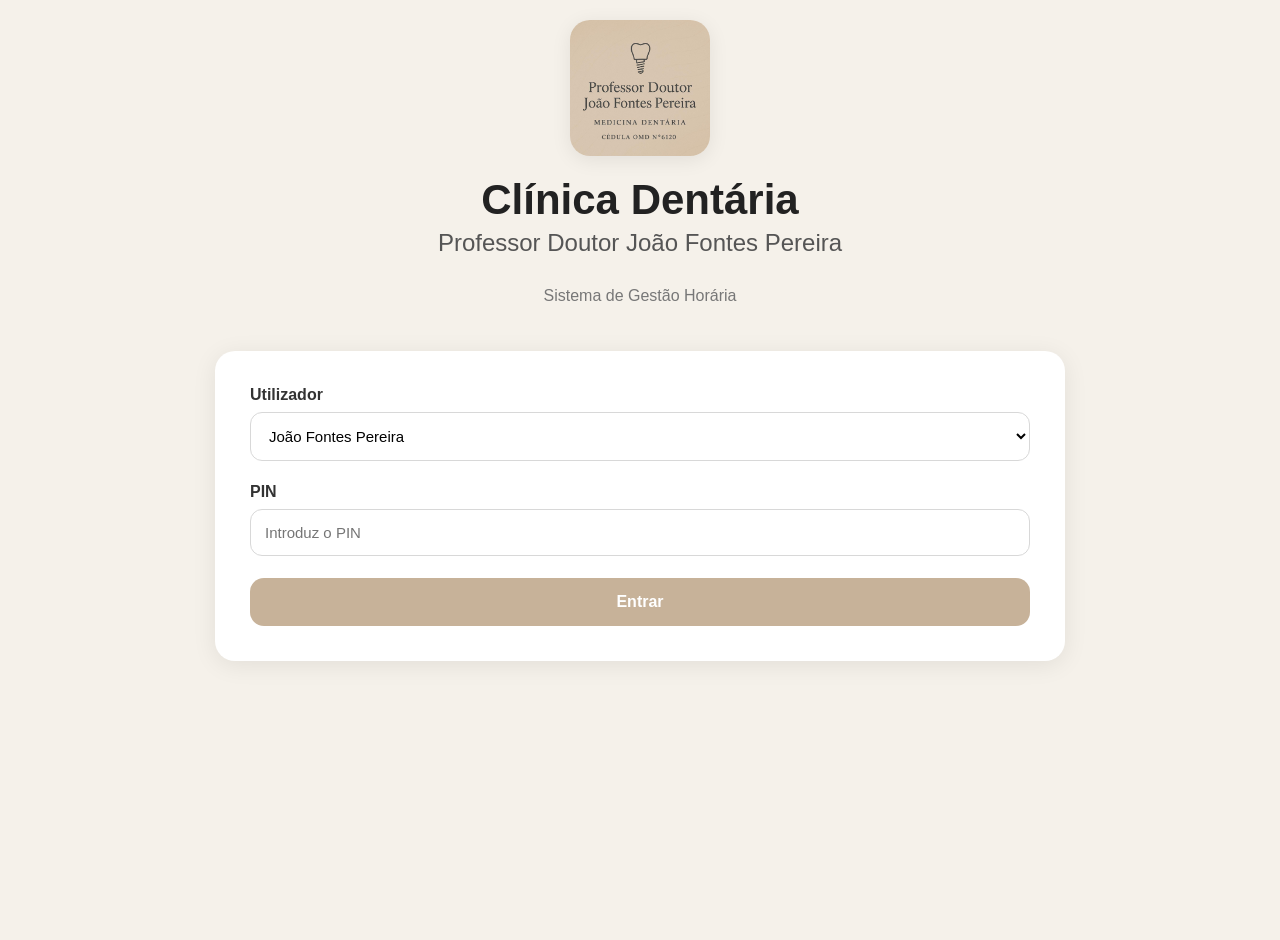
<file: index.html>
<!DOCTYPE html>
<html lang="pt">

<head>

    <meta charset="UTF-8">

    <meta name="viewport" content="width=device-width, initial-scale=1.0">

    <title>
        Clínica Dentária Professor Doutor João Fontes Pereira
    </title>

    <link rel="stylesheet" href="style.css">

</head>

<body>

    <div class="login-container">

        <img 
            src="logo.png?v=3"
            class="logo"
            alt="Logotipo Clínica Dentária"
        >

        <h1>
            Clínica Dentária
        </h1>

        <h2>
            Professor Doutor João Fontes Pereira
        </h2>

        <p>
            Sistema de Gestão Horária
        </p>

        <div class="login-box">

            <label>
                Utilizador
            </label>

            <select id="utilizador">

                <option>
                    João Fontes Pereira
                </option>

                <option>
                    Tânia Leite
                </option>

                <option>
                    Daniela Teixeira
                </option>

            </select>

            <label>
                PIN
            </label>

            <input 
                type="password" 
                id="pin"
                placeholder="Introduz o PIN"
            >

            <button onclick="login()">

                Entrar

            </button>

        </div>

    </div>

    <script src="script.js"></script>

</body>

</html>
</file>
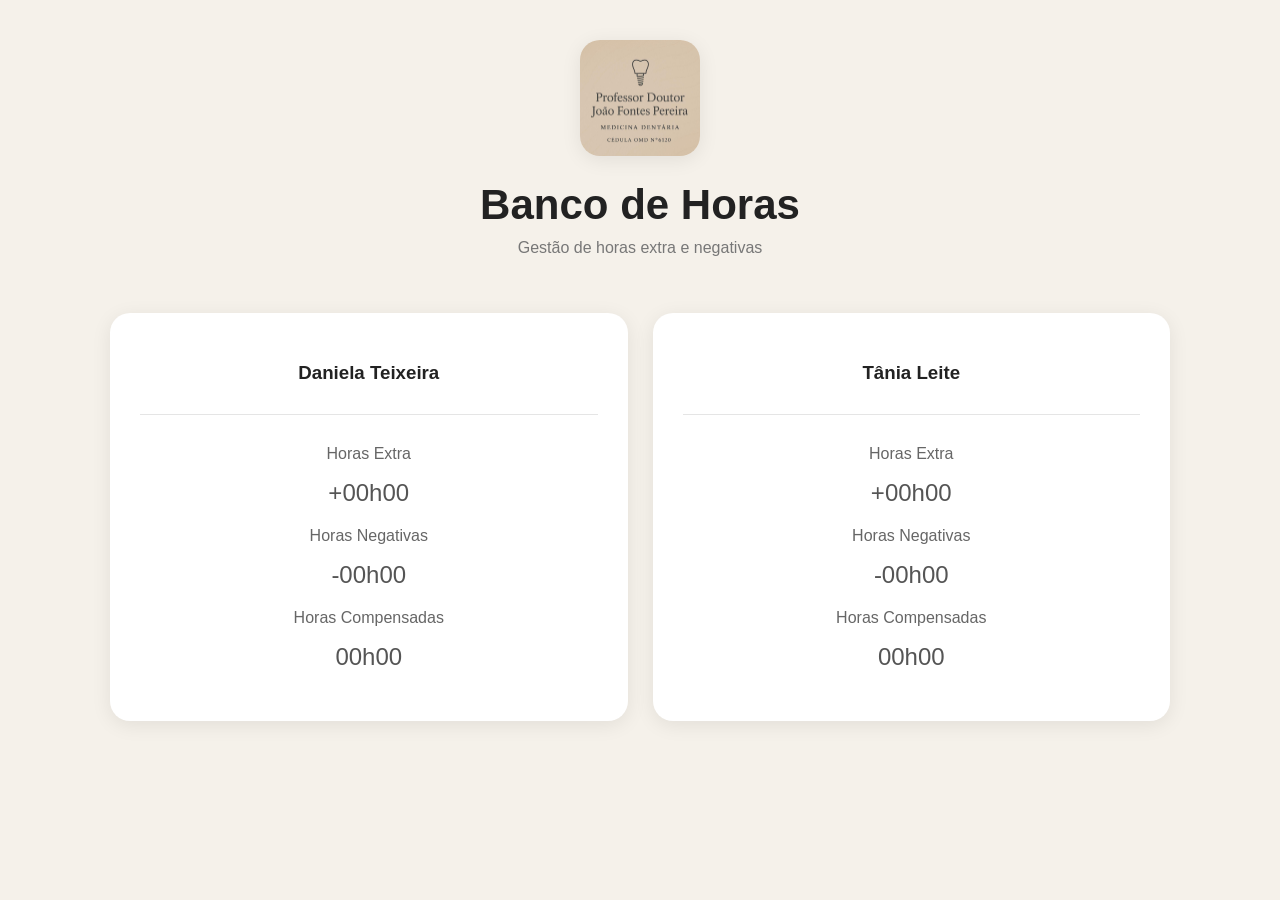
<file: banco.html>
<!DOCTYPE html>
<html lang="pt">

<head>

<meta charset="UTF-8">

<meta name="viewport" content="width=device-width, initial-scale=1.0">

<title>
Banco de Horas
</title>

<link rel="stylesheet" href="style.css">

</head>

<body>

<div class="dashboard-container">

    <div class="dashboard-header">

        <img 
            src="logo.png?v=10"
            class="dashboard-logo"
            alt="Logo"
        >

        <div>

            <h1>
                Banco de Horas
            </h1>

            <p>
                Gestão de horas extra e negativas
            </p>

        </div>

    </div>

    <div class="dashboard-grid">

        <div class="dashboard-card">

            <h3>
                Daniela Teixeira
            </h3>

            <hr>

            <p>
                Horas Extra
            </p>

            <h2>
                +00h00
            </h2>

            <p>
                Horas Negativas
            </p>

            <h2>
                -00h00
            </h2>

            <p>
                Horas Compensadas
            </p>

            <h2>
                00h00
            </h2>

        </div>

        <div class="dashboard-card">

            <h3>
                Tânia Leite
            </h3>

            <hr>

            <p>
                Horas Extra
            </p>

            <h2>
                +00h00
            </h2>

            <p>
                Horas Negativas
            </p>

            <h2>
                -00h00
            </h2>

            <p>
                Horas Compensadas
            </p>

            <h2>
                00h00
            </h2>

        </div>

    </div>

</div>

</body>

</html>
</file>
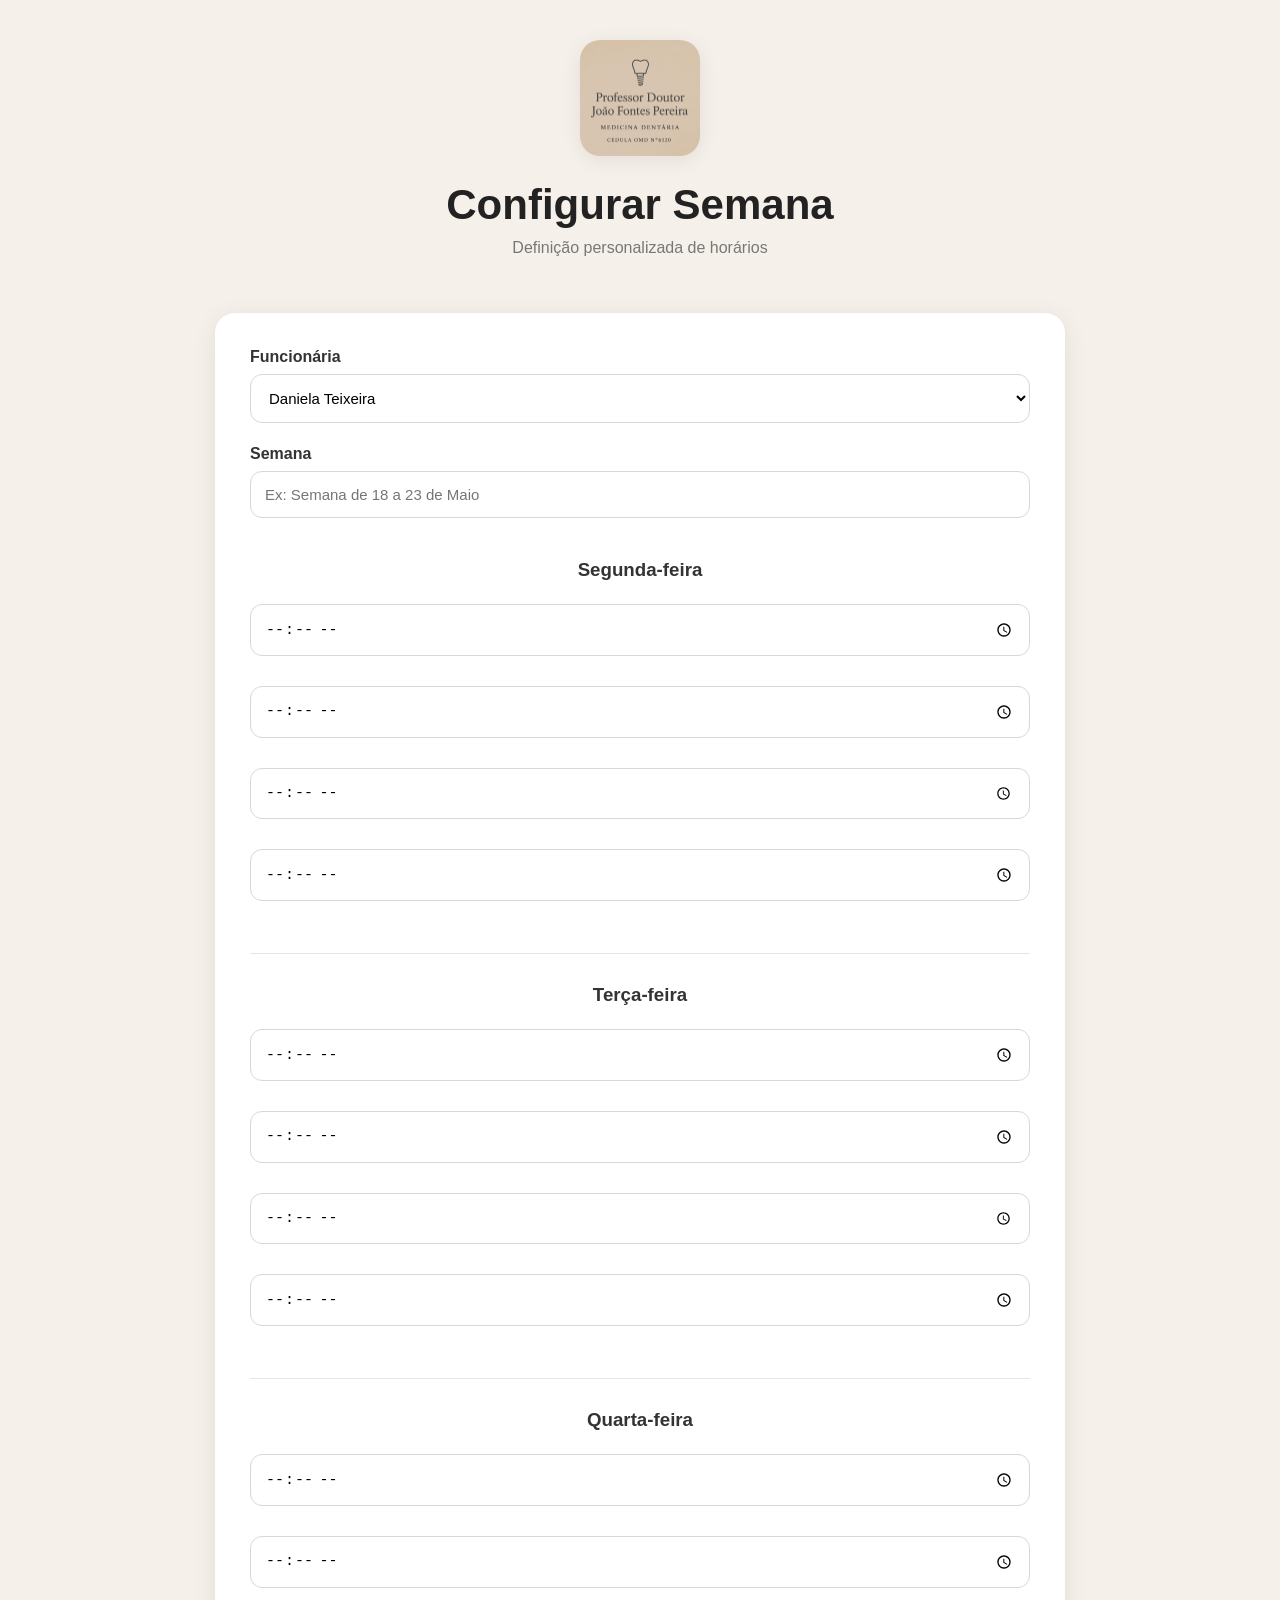
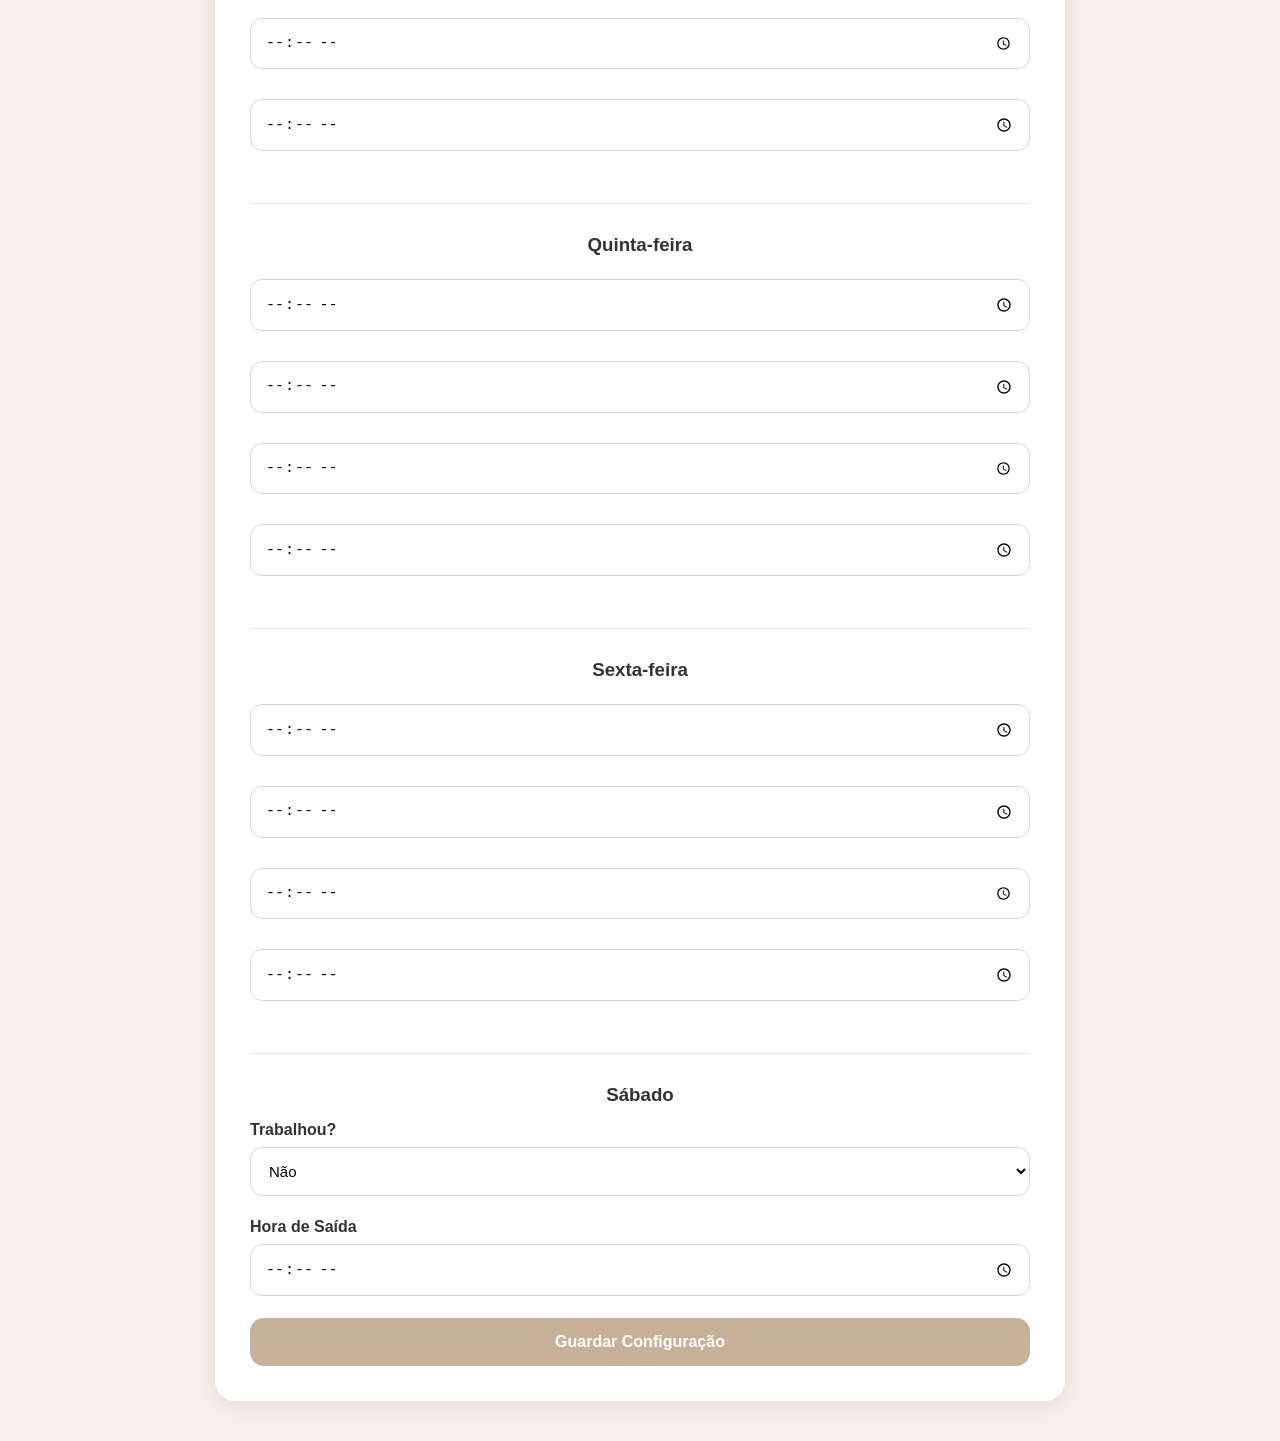
<file: configurar.html>
<!DOCTYPE html>
<html lang="pt">

<head>

<meta charset="UTF-8">

<meta name="viewport" content="width=device-width, initial-scale=1.0">

<title>
Configurar Semana
</title>

<link rel="stylesheet" href="style.css">

</head>

<body>

<div class="dashboard-container">

    <div class="dashboard-header">

        <img 
            src="logo.png?v=5"
            class="dashboard-logo"
            alt="Logo"
        >

        <div>

            <h1>
                Configurar Semana
            </h1>

            <p>
                Definição personalizada de horários
            </p>

        </div>

    </div>

    <div class="login-box">

        <label>
            Funcionária
        </label>

        <select>

            <option>
                Daniela Teixeira
            </option>

            <option>
                Tânia Leite
            </option>

        </select>

        <label>
            Semana
        </label>

        <input type="text"
               placeholder="Ex: Semana de 18 a 23 de Maio"

        <hr>

        <h3>
            Segunda-feira
        </h3>

        <input type="time">

        <input type="time">

        <input type="time">

        <input type="time">

        <hr>

        <h3>
            Terça-feira
        </h3>

        <input type="time">

        <input type="time">

        <input type="time">

        <input type="time">

        <hr>

        <h3>
            Quarta-feira
        </h3>

        <input type="time">

        <input type="time">

        <input type="time">

        <input type="time">

        <hr>

        <h3>
            Quinta-feira
        </h3>

        <input type="time">

        <input type="time">

        <input type="time">

        <input type="time">

        <hr>

        <h3>
            Sexta-feira
        </h3>

        <input type="time">

        <input type="time">

        <input type="time">

        <input type="time">

        <hr>

        <h3>
            Sábado
        </h3>

        <label>
            Trabalhou?
        </label>

        <select>

            <option>
                Não
            </option>

            <option>
                Sim
            </option>

        </select>

        <label>
            Hora de Saída
        </label>

        <input type="time">

        <button>

            Guardar Configuração

        </button>

    </div>

</div>

</body>

</html>
</file>
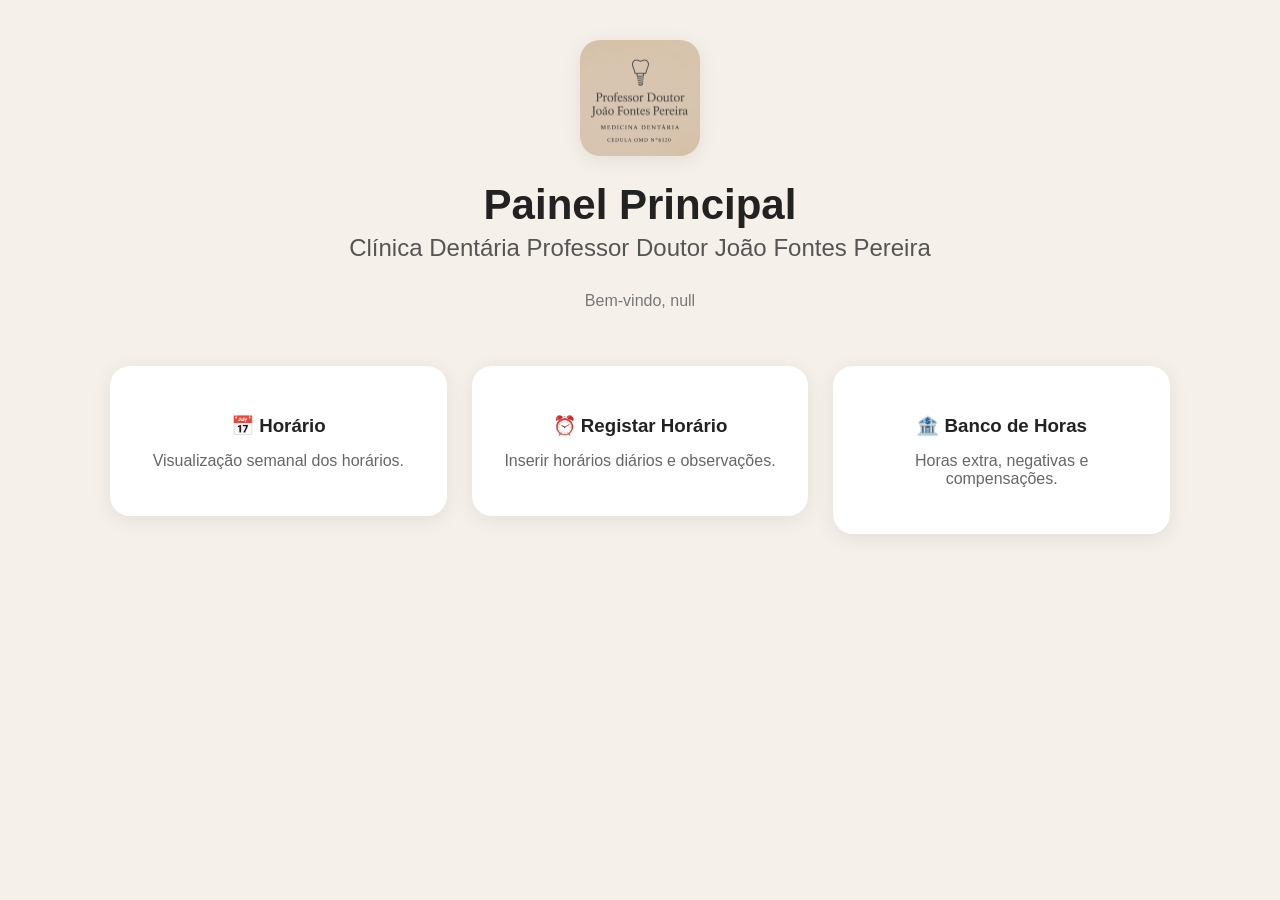
<file: dashboard.html>
<!DOCTYPE html>
<html lang="pt">

<head>

<meta charset="UTF-8">

<meta name="viewport" content="width=device-width, initial-scale=1.0">

<title>
Painel Principal
</title>

<link rel="stylesheet" href="style.css">

</head>

<body>

<div class="dashboard-container">

    <div class="dashboard-header">

        <img 
            src="logo.png?v=12"
            class="dashboard-logo"
            alt="Logo"
        >

        <div>

            <h1>
                Painel Principal
            </h1>

            <h2>
                Clínica Dentária Professor Doutor João Fontes Pereira
            </h2>

            <p id="bemvindo"></p>

        </div>

    </div>

    <div class="dashboard-grid">

        <a href="horario.html" class="dashboard-link">

            <div class="dashboard-card">

                <h3>
                    📅 Horário
                </h3>

                <p>
                    Visualização semanal dos horários.
                </p>

            </div>

        </a>

        <a href="registar.html" class="dashboard-link">

            <div class="dashboard-card">

                <h3>
                    ⏰ Registar Horário
                </h3>

                <p>
                    Inserir horários diários e observações.
                </p>

            </div>

        </a>

        <a href="banco.html" class="dashboard-link">

            <div class="dashboard-card">

                <h3>
                    🏦 Banco de Horas
                </h3>

                <p>
                    Horas extra, negativas e compensações.
                </p>

            </div>

        </a>

    </div>

</div>

<script>

const utilizador = localStorage.getItem("utilizador");

document.getElementById("bemvindo").innerHTML =
"Bem-vindo, " + utilizador;

</script>

</body>

</html>
</file>
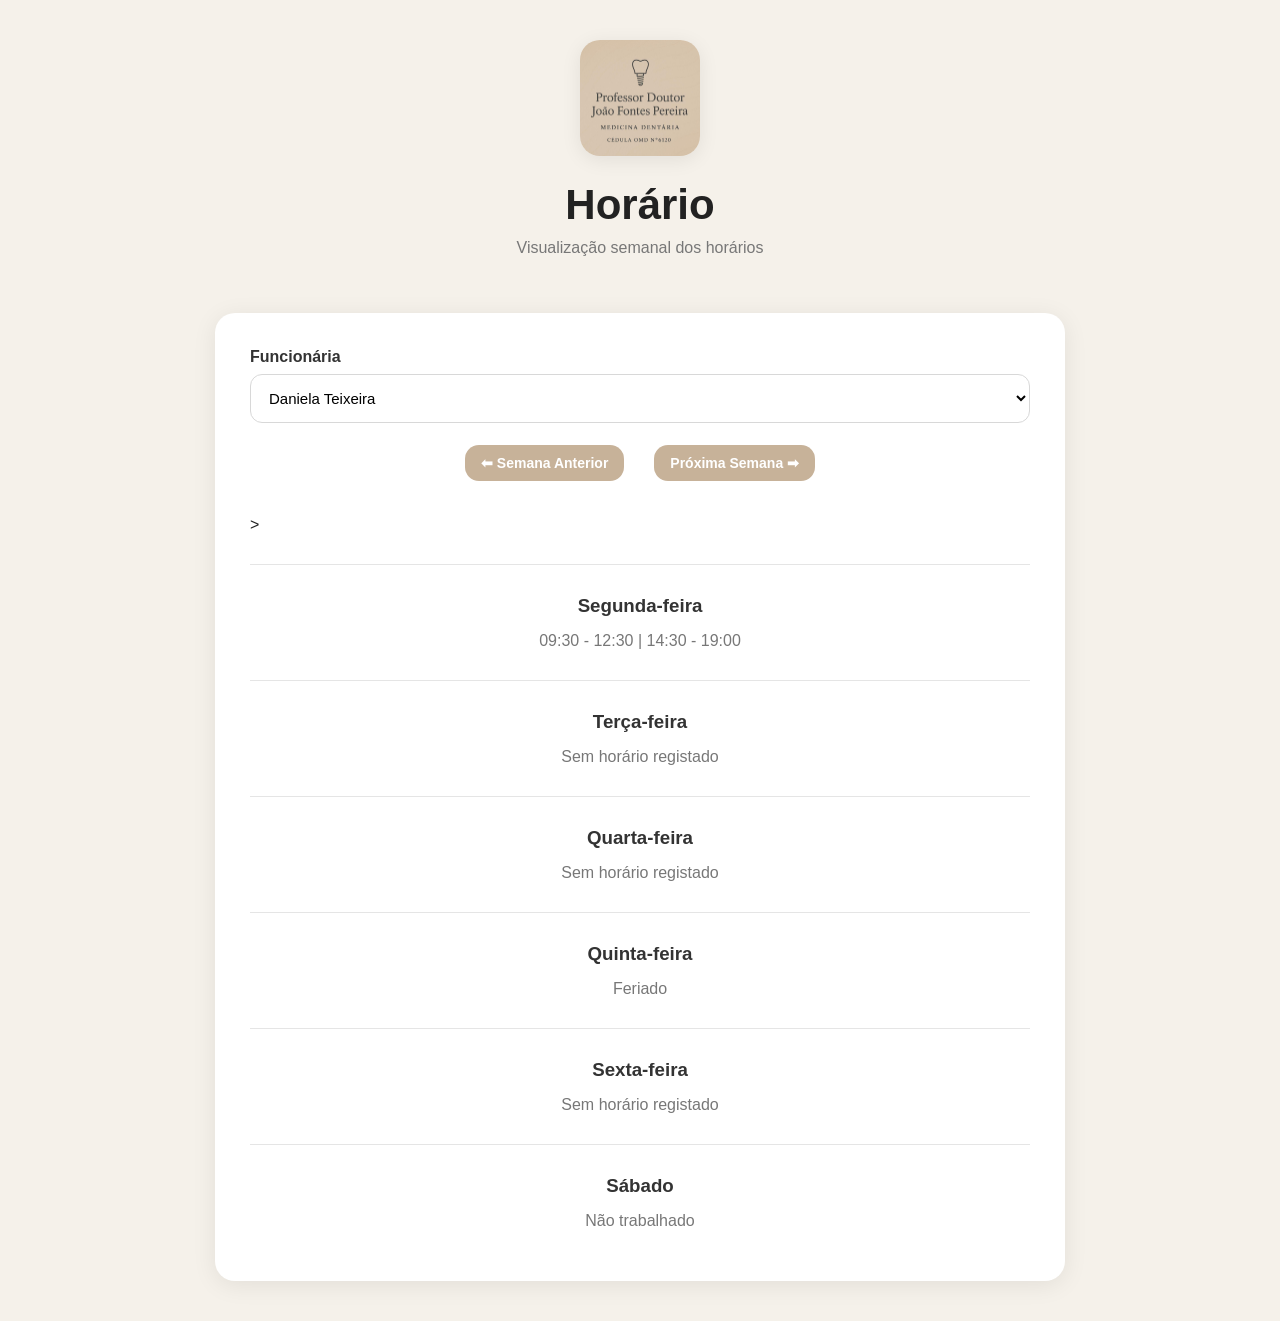
<file: horario.html>
<!DOCTYPE html>
<html lang="pt">

<head>

<meta charset="UTF-8">

<meta name="viewport" content="width=device-width, initial-scale=1.0">

<title>
Horário
</title>

<link rel="stylesheet" href="style.css">

</head>

<body>

<div class="dashboard-container">

    <div class="dashboard-header">

        <img 
            src="logo.png?v=12"
            class="dashboard-logo"
            alt="Logo"
        >

        <div>

            <h1>
                Horário
            </h1>

            <p>
                Visualização semanal dos horários
            </p>

        </div>

    </div>

    <div class="login-box">

        <label>
            Funcionária
        </label>

        <select>

            <option>
                Daniela Teixeira
            </option>

            <option>
                Tânia Leite
            </option>

        </select>

        <div class="semana-navigation">

    <button class="semana-btn">

        ⬅ Semana Anterior

    </button>

    <button class="semana-btn">

        Próxima Semana ➡

    </button>

</div>
        >

        <hr>

        <h3>
            Segunda-feira
        </h3>

        <p>
            09:30 - 12:30 | 14:30 - 19:00
        </p>

        <hr>

        <h3>
            Terça-feira
        </h3>

        <p>
            Sem horário registado
        </p>

        <hr>

        <h3>
            Quarta-feira
        </h3>

        <p>
            Sem horário registado
        </p>

        <hr>

        <h3>
            Quinta-feira
        </h3>

        <p>
            Feriado
        </p>

        <hr>

        <h3>
            Sexta-feira
        </h3>

        <p>
            Sem horário registado
        </p>

        <hr>

        <h3>
            Sábado
        </h3>

        <p>
            Não trabalhado
        </p>

    </div>

</div>

</body>

</html>
</file>
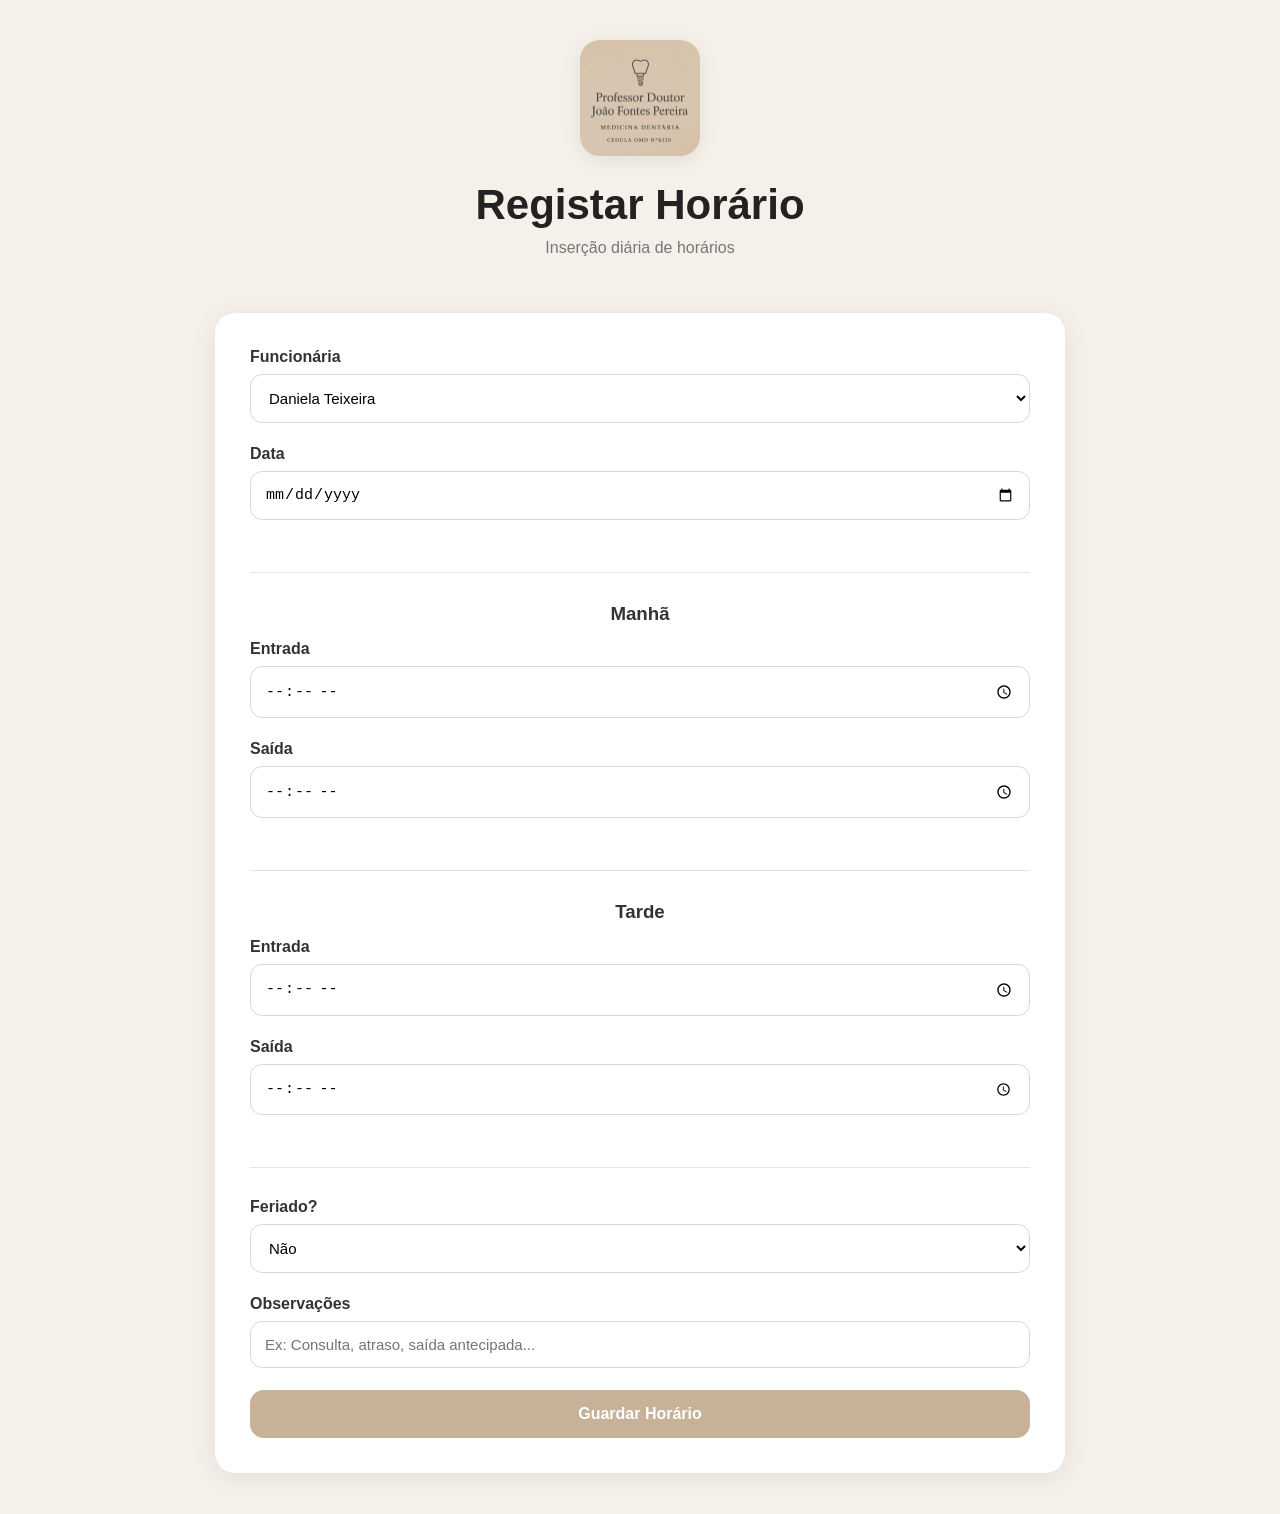
<file: registar.html>
<!DOCTYPE html>
<html lang="pt">

<head>

    <meta charset="UTF-8">

    <meta name="viewport" content="width=device-width, initial-scale=1.0">

    <title>
        Registar Horário
    </title>

    <link rel="stylesheet" href="style.css">

</head>

<body>

<div class="dashboard-container">

    <div class="dashboard-header">

        <img 
            src="logo.png?v=12"
            class="dashboard-logo"
            alt="Logo"
        >

        <div>

            <h1>
                Registar Horário
            </h1>

            <p>
                Inserção diária de horários
            </p>

        </div>

    </div>

    <div class="login-box">

        <label>
            Funcionária
        </label>

        <select>

            <option>
                Daniela Teixeira
            </option>

            <option>
                Tânia Leite
            </option>

        </select>

        <label>
            Data
        </label>

        <input type="date">

        <hr>

        <h3>
            Manhã
        </h3>

        <label>
            Entrada
        </label>

        <input type="time">

        <label>
            Saída
        </label>

        <input type="time">

        <hr>

        <h3>
            Tarde
        </h3>

        <label>
            Entrada
        </label>

        <input type="time">

        <label>
            Saída
        </label>

        <input type="time">

        <hr>

        <label>
            Feriado?
        </label>

        <select>

            <option>
                Não
            </option>

            <option>
                Sim
            </option>

        </select>

        <label>
            Observações
        </label>

        <input 
            type="text"
            placeholder="Ex: Consulta, atraso, saída antecipada..."
        >

        <button>

            Guardar Horário

        </button>

    </div>

</div>

</body>

</html>
</file>
<file: style.css>
/* =========================
   BASE
========================= */

body {

    margin: 0;
    padding: 0;

    font-family: Arial, sans-serif;

    background: #f5f1ea;

    color: #222;

}

/* =========================
   LOGIN
========================= */

.login-container {

    min-height: 100vh;

    display: flex;

    flex-direction: column;

    justify-content: center;

    align-items: center;

    padding: 20px;

}

/* =========================
   LOGOS
========================= */

.logo,
.dashboard-logo {

    display: block;

    margin-left: auto;

    margin-right: auto;

    border-radius: 20px;

    box-shadow: 0 4px 20px rgba(0,0,0,0.08);

}

.logo {

    width: 140px;

    margin-bottom: 20px;

}

.dashboard-logo {

    width: 120px;

    margin-bottom: 10px;

}

/* =========================
   TÍTULOS
========================= */

h1,
h2,
h3,
h4,
h5,
h6 {

    text-align: center;

    width: 100%;

    margin-left: auto;

    margin-right: auto;

}

h1 {

    margin: 0;

    color: #222;

    font-size: 42px;

}

h2 {

    margin-top: 5px;

    color: #555;

    font-weight: normal;

}

h3 {

    color: #333;

    margin-bottom: 15px;

}

/* =========================
   TEXTOS
========================= */

p {

    text-align: center;

    color: #777;

    margin-top: 10px;

}

/* =========================
   CAIXAS
========================= */

.login-box {

    background: white;

    padding: 35px;

    border-radius: 20px;

    width: 100%;

    max-width: 850px;

    margin: auto;

    box-shadow: 0 4px 25px rgba(0,0,0,0.08);

    margin-top: 30px;

    box-sizing: border-box;

}

/* =========================
   FORMULÁRIOS
========================= */

label {

    font-weight: bold;

    color: #333;

}

input,
select {

    width: 100%;

    padding: 14px;

    margin-top: 8px;

    margin-bottom: 22px;

    border-radius: 12px;

    border: 1px solid #d8d8d8;

    box-sizing: border-box;

    font-size: 15px;

    background: white;

}

input:focus,
select:focus {

    outline: none;

    border: 1px solid #c7b299;

}

/* =========================
   BOTÕES
========================= */

button {

    width: 100%;

    padding: 15px;

    border: none;

    border-radius: 14px;

    background: #c7b299;

    color: white;

    font-size: 16px;

    font-weight: bold;

    cursor: pointer;

    transition: 0.2s;

}

button:hover {

    transform: scale(1.02);

    background: #b89f83;

}

/* =========================
   DASHBOARD
========================= */

.dashboard-container {

    width: 100%;

    max-width: 1100px;

    margin: auto;

    padding: 40px 20px;

    box-sizing: border-box;

}

.dashboard-header {

    display: flex;

    flex-direction: column;

    justify-content: center;

    align-items: center;

    text-align: center;

    gap: 15px;

    margin-bottom: 40px;

}

.dashboard-header div {

    display: flex;

    flex-direction: column;

    align-items: center;

    justify-content: center;

    text-align: center;

    width: 100%;

}

.dashboard-grid {

    display: grid;

    grid-template-columns: repeat(auto-fit, minmax(250px, 1fr));

    gap: 25px;

}

.dashboard-link {

    text-decoration: none;

}

.dashboard-card {

    background: white;

    padding: 30px;

    border-radius: 20px;

    box-shadow: 0 4px 20px rgba(0,0,0,0.08);

    transition: 0.2s;

    cursor: pointer;

}

.dashboard-card:hover {

    transform: translateY(-5px);

}

.dashboard-card h3 {

    color: #222;

}

.dashboard-card p {

    color: #666;

}

/* =========================
   CONFIGURAR SEMANA
========================= */

hr {

    border: none;

    border-top: 1px solid #e5e5e5;

    margin: 30px 0;

}

/* =========================
   BOTÕES SEMANA
========================= */

.semana-navigation {

    display: flex;

    justify-content: center;

    align-items: center;

    gap: 30px;

    margin-bottom: 35px;

    flex-wrap: wrap;

}

.semana-btn {

    width: auto;

    min-width: unset;

    padding: 10px 16px;

    font-size: 14px;

}

}
</file>
